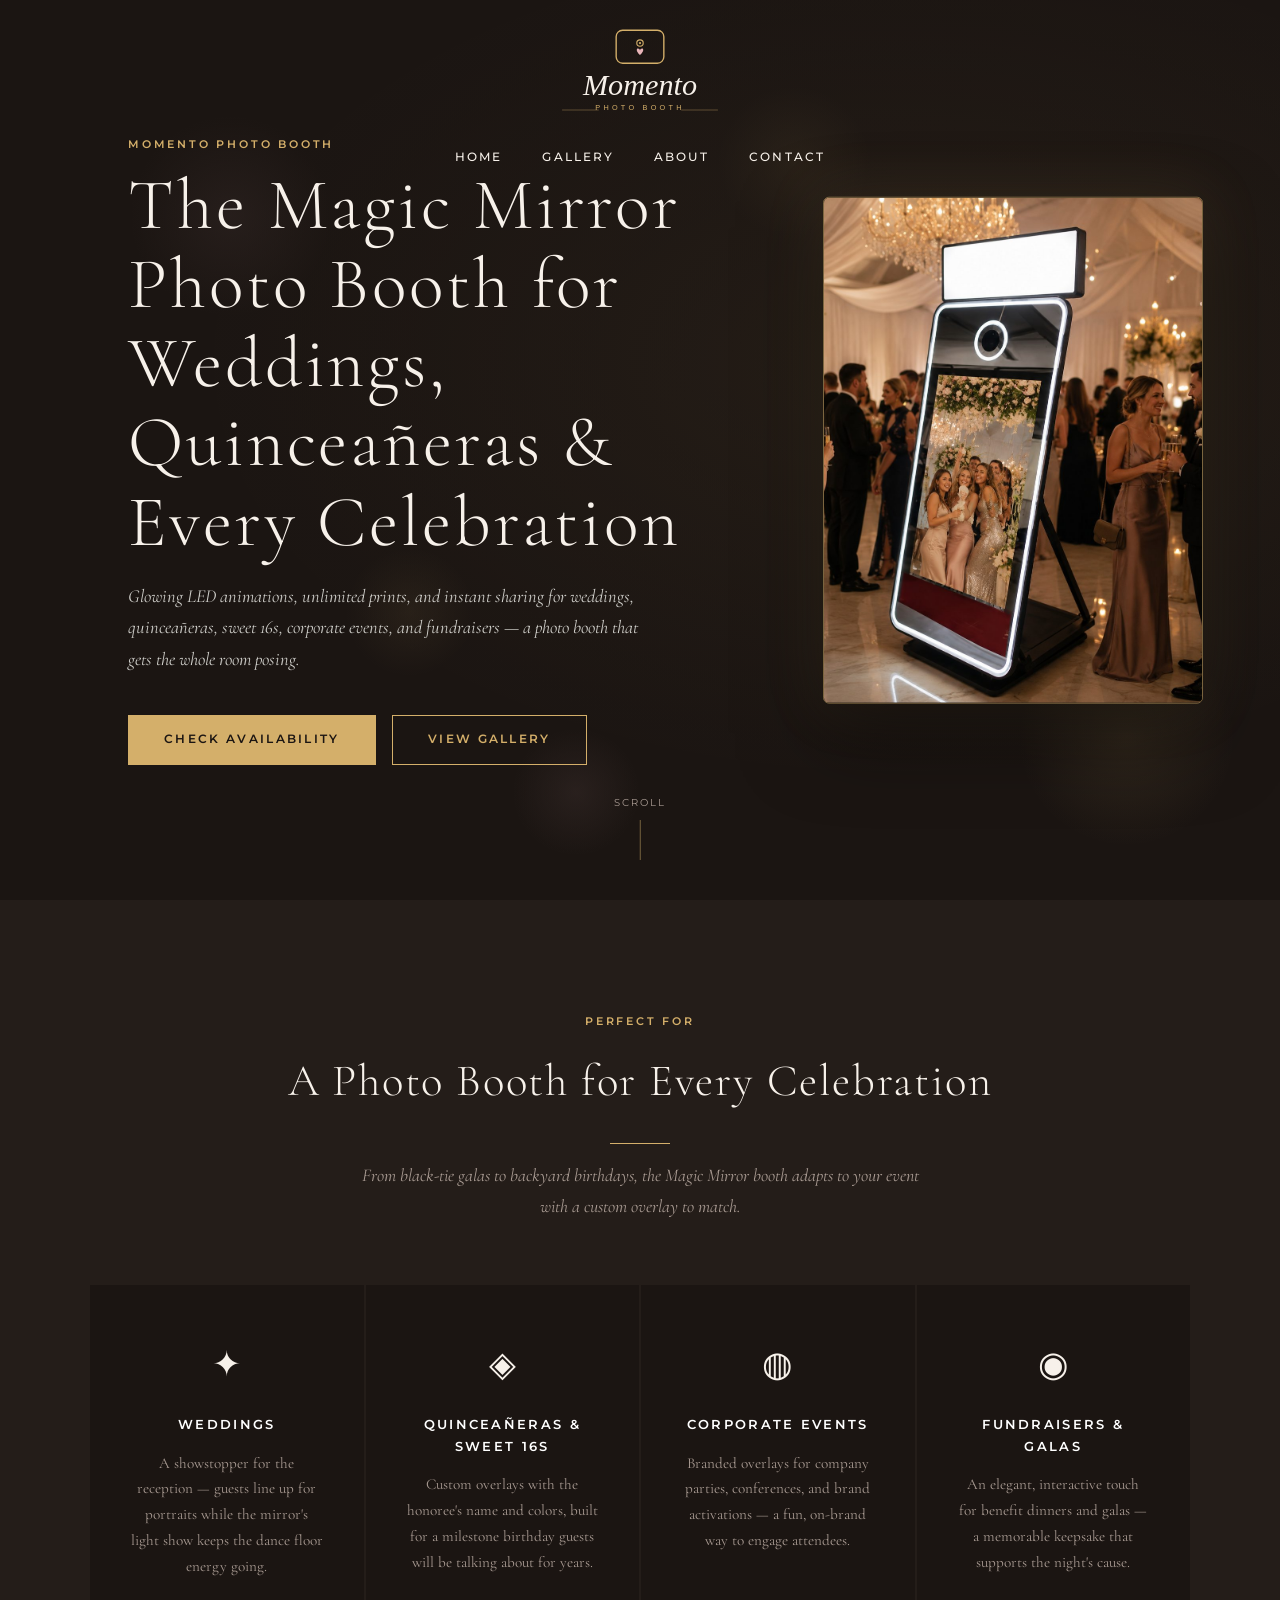
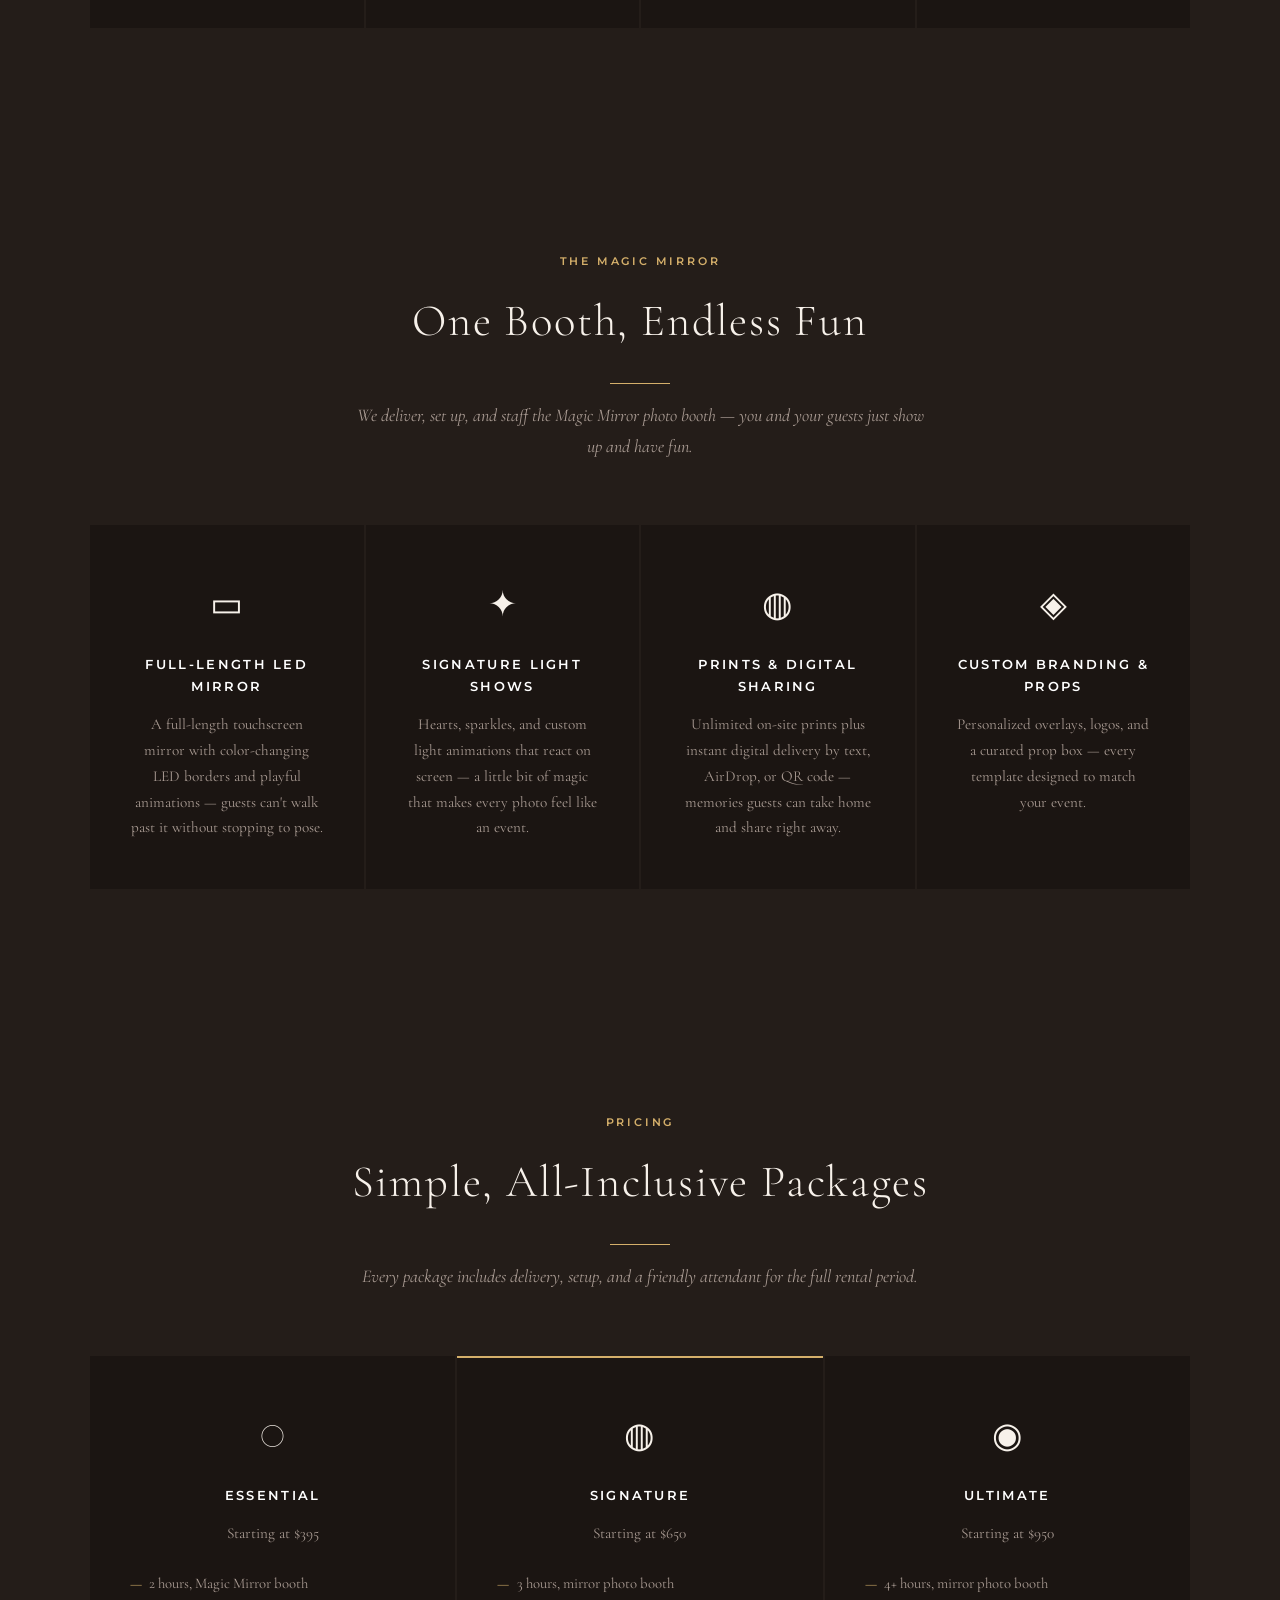
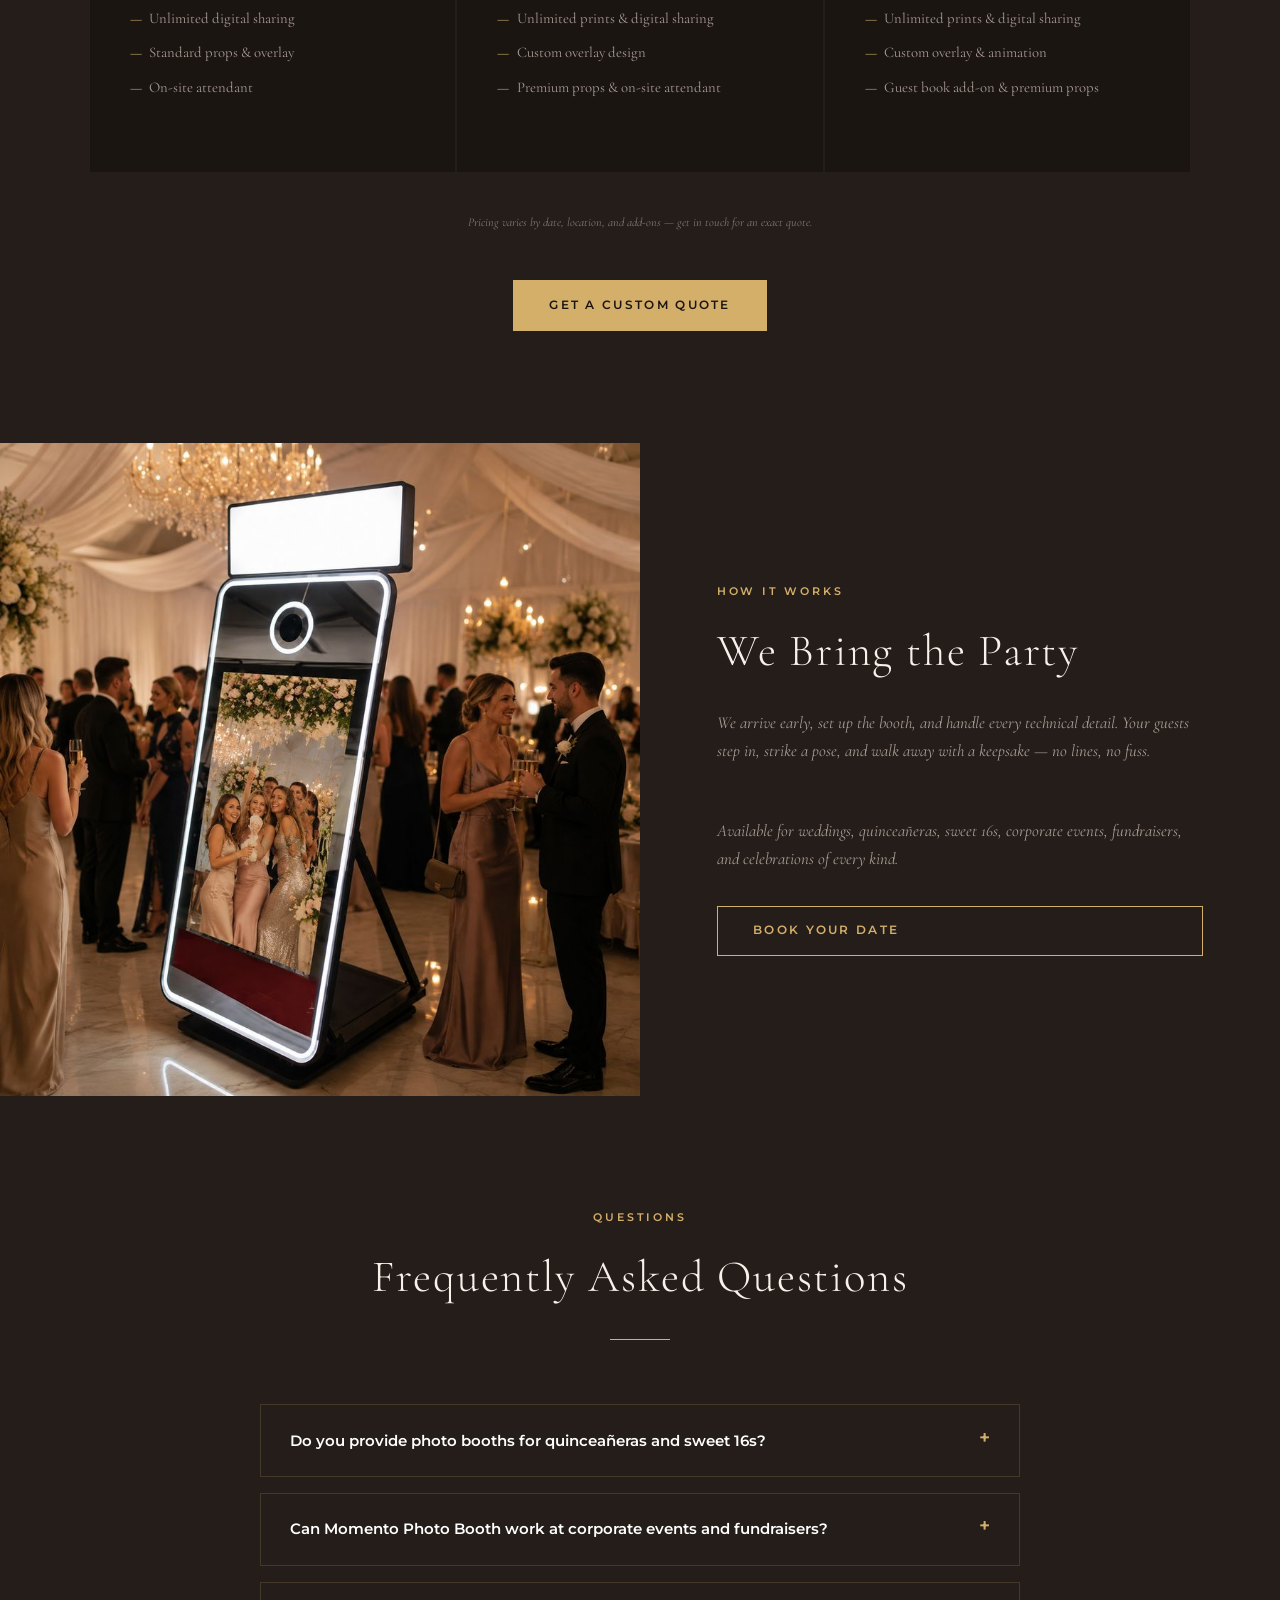
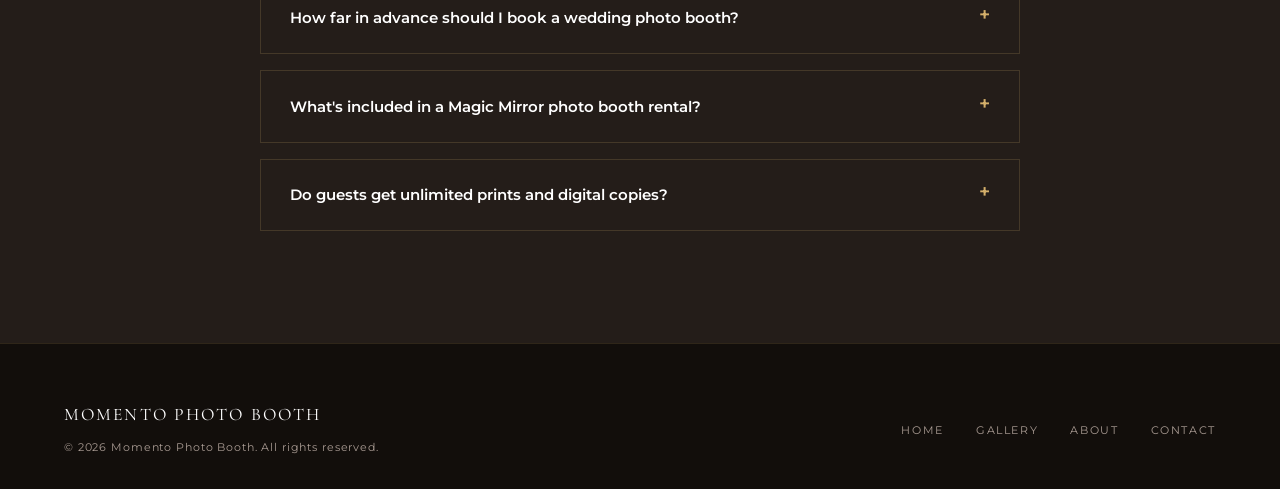
<file: index.html>
<!DOCTYPE html>
<html lang="en">
<head>
  <meta charset="UTF-8">
  <meta name="viewport" content="width=device-width, initial-scale=1.0">
  <title>Magic Mirror Photo Booth Rental | Weddings, Quinceañeras, Sweet 16s &amp; Corporate Events | Momento Photo Booth</title>
  <meta name="description" content="Momento Photo Booth's Magic Mirror photo booth for weddings, quinceañeras, sweet 16s, corporate events, and fundraisers. Unlimited prints, instant digital sharing, custom overlays. Book your date today.">
  <link rel="canonical" href="https://nimble-medovik-4f9f91.netlify.app/">
  <meta property="og:type" content="website">
  <meta property="og:site_name" content="Momento Photo Booth">
  <meta property="og:title" content="Magic Mirror Photo Booth Rental | Weddings, Quinceañeras, Sweet 16s & Corporate Events">
  <meta property="og:description" content="Book the Magic Mirror photo booth for weddings, quinceañeras, sweet 16s, corporate events, and fundraisers. Unlimited prints and instant digital sharing.">
  <meta property="og:url" content="https://nimble-medovik-4f9f91.netlify.app/">
  <meta property="og:image" content="https://nimble-medovik-4f9f91.netlify.app/images/magic-mirror-wedding.jpg">
  <meta name="twitter:card" content="summary_large_image">
  <meta name="twitter:title" content="Magic Mirror Photo Booth Rental | Momento Photo Booth">
  <meta name="twitter:description" content="Weddings, quinceañeras, sweet 16s, corporate events &amp; fundraisers. Unlimited prints, instant digital sharing.">
  <meta name="twitter:image" content="https://nimble-medovik-4f9f91.netlify.app/images/magic-mirror-wedding.jpg">
  <link rel="preconnect" href="https://fonts.googleapis.com">
  <link rel="preconnect" href="https://fonts.gstatic.com" crossorigin>
  <link href="https://fonts.googleapis.com/css2?family=Cormorant+Garamond:ital,wght@0,300;0,400;1,300;1,400&family=Montserrat:wght@400;500;600&display=swap" rel="stylesheet">
  <link rel="stylesheet" href="css/style.css">
  <script type="application/ld+json">
  {
    "@context": "https://schema.org",
    "@type": "LocalBusiness",
    "name": "Momento Photo Booth",
    "image": "https://nimble-medovik-4f9f91.netlify.app/images/magic-mirror-wedding.jpg",
    "url": "https://nimble-medovik-4f9f91.netlify.app/",
    "telephone": "+1-732-646-7002",
    "email": "momentophotoboothco@gmail.com",
    "priceRange": "$395-$950",
    "description": "Magic Mirror photo booth rentals for weddings, quinceañeras, sweet 16s, corporate events, and fundraisers.",
    "makesOffer": [
      { "@type": "Offer", "itemOffered": { "@type": "Service", "name": "Wedding Photo Booth Rental" } },
      { "@type": "Offer", "itemOffered": { "@type": "Service", "name": "Quinceañera Photo Booth Rental" } },
      { "@type": "Offer", "itemOffered": { "@type": "Service", "name": "Sweet 16 Photo Booth Rental" } },
      { "@type": "Offer", "itemOffered": { "@type": "Service", "name": "Corporate Event Photo Booth Rental" } },
      { "@type": "Offer", "itemOffered": { "@type": "Service", "name": "Fundraiser & Gala Photo Booth Rental" } }
    ]
  }
  </script>
  <script type="application/ld+json">
  {
    "@context": "https://schema.org",
    "@type": "FAQPage",
    "mainEntity": [
      {
        "@type": "Question",
        "name": "Do you provide photo booths for quinceañeras and sweet 16s?",
        "acceptedAnswer": { "@type": "Answer", "text": "Yes — the Magic Mirror booth is a popular choice for quinceañeras and sweet 16 parties. We build a custom overlay with the honoree's name and colors for the night." }
      },
      {
        "@type": "Question",
        "name": "Can Momento Photo Booth work at corporate events and fundraisers?",
        "acceptedAnswer": { "@type": "Answer", "text": "Absolutely. We regularly staff corporate parties, brand activations, galas, and fundraisers, with custom overlays that can include your company or event logo." }
      },
      {
        "@type": "Question",
        "name": "How far in advance should I book a wedding photo booth?",
        "acceptedAnswer": { "@type": "Answer", "text": "We recommend booking 2-3 months ahead for weddings, especially during peak spring and fall season, though we'll always try to accommodate shorter notice." }
      },
      {
        "@type": "Question",
        "name": "What's included in a Magic Mirror photo booth rental?",
        "acceptedAnswer": { "@type": "Answer", "text": "Every package includes delivery, setup, a custom overlay design, props, and a friendly on-site attendant for the full rental period, plus unlimited prints and instant digital sharing." }
      },
      {
        "@type": "Question",
        "name": "Do guests get unlimited prints and digital copies?",
        "acceptedAnswer": { "@type": "Answer", "text": "Yes — every guest can print as many copies as they like, and can also get an instant digital copy by text, AirDrop, or QR code." }
      }
    ]
  }
  </script>
</head>
<body>

<nav id="nav">
  <div class="nav-logo">
    <a href="index.html"><img src="logo.svg" alt="Momento Photo Booth"></a>
  </div>
  <ul class="nav-links" id="navLinks">
    <li><a href="index.html">Home</a></li>
    <li><a href="portfolio.html">Gallery</a></li>
    <li><a href="about.html">About</a></li>
    <li><a href="contact.html">Contact</a></li>
  </ul>
  <button class="hamburger" id="hamburger" aria-label="Menu">
    <span></span><span></span><span></span>
  </button>
</nav>

<section class="hero">
  <div class="hero-bg"></div>
  <div class="hero-overlay"></div>
  <div class="hero-photo">
    <img src="images/magic-mirror-wedding.jpg" alt="Momento Photo Booth's Magic Mirror at a wedding reception">
  </div>
  <div class="hero-content">
    <span class="label">Momento Photo Booth</span>
    <h1>The Magic Mirror Photo Booth for Weddings, Quinceañeras &amp; Every Celebration</h1>
    <p>Glowing LED animations, unlimited prints, and instant sharing for weddings, quinceañeras, sweet 16s, corporate events, and fundraisers — a photo booth that gets the whole room posing.</p>
    <div class="hero-actions">
      <a href="contact.html" class="btn btn-filled">Check Availability</a>
      <a href="portfolio.html" class="btn">View Gallery</a>
    </div>
  </div>
  <div class="hero-scroll">Scroll</div>
</section>

<section class="services">
  <div class="section-header">
    <span class="label">Perfect For</span>
    <h2>A Photo Booth for Every Celebration</h2>
    <div class="divider"></div>
    <p>From black-tie galas to backyard birthdays, the Magic Mirror booth adapts to your event with a custom overlay to match.</p>
  </div>
  <div class="services-grid">
    <div class="service-card">
      <div class="service-icon">✦</div>
      <h3>Weddings</h3>
      <p>A showstopper for the reception — guests line up for portraits while the mirror's light show keeps the dance floor energy going.</p>
    </div>
    <div class="service-card">
      <div class="service-icon">◈</div>
      <h3>Quinceañeras &amp; Sweet 16s</h3>
      <p>Custom overlays with the honoree's name and colors, built for a milestone birthday guests will be talking about for years.</p>
    </div>
    <div class="service-card">
      <div class="service-icon">◍</div>
      <h3>Corporate Events</h3>
      <p>Branded overlays for company parties, conferences, and brand activations — a fun, on-brand way to engage attendees.</p>
    </div>
    <div class="service-card">
      <div class="service-icon">◉</div>
      <h3>Fundraisers &amp; Galas</h3>
      <p>An elegant, interactive touch for benefit dinners and galas — a memorable keepsake that supports the night's cause.</p>
    </div>
  </div>
</section>

<section class="services">
  <div class="section-header">
    <span class="label">The Magic Mirror</span>
    <h2>One Booth, Endless Fun</h2>
    <div class="divider"></div>
    <p>We deliver, set up, and staff the Magic Mirror photo booth — you and your guests just show up and have fun.</p>
  </div>
  <div class="services-grid">
    <div class="service-card">
      <div class="service-icon">▭</div>
      <h3>Full-Length LED Mirror</h3>
      <p>A full-length touchscreen mirror with color-changing LED borders and playful animations — guests can't walk past it without stopping to pose.</p>
    </div>
    <div class="service-card">
      <div class="service-icon">✦</div>
      <h3>Signature Light Shows</h3>
      <p>Hearts, sparkles, and custom light animations that react on screen — a little bit of magic that makes every photo feel like an event.</p>
    </div>
    <div class="service-card">
      <div class="service-icon">◍</div>
      <h3>Prints &amp; Digital Sharing</h3>
      <p>Unlimited on-site prints plus instant digital delivery by text, AirDrop, or QR code — memories guests can take home and share right away.</p>
    </div>
    <div class="service-card">
      <div class="service-icon">◈</div>
      <h3>Custom Branding &amp; Props</h3>
      <p>Personalized overlays, logos, and a curated prop box — every template designed to match your event.</p>
    </div>
  </div>
</section>

<section class="services" id="pricing">
  <div class="section-header">
    <span class="label">Pricing</span>
    <h2>Simple, All-Inclusive Packages</h2>
    <div class="divider"></div>
    <p>Every package includes delivery, setup, and a friendly attendant for the full rental period.</p>
  </div>
  <div class="services-grid">
    <div class="service-card">
      <div class="service-icon">○</div>
      <h3>Essential</h3>
      <p class="price">Starting at $395</p>
      <ul>
        <li>2 hours, Magic Mirror booth</li>
        <li>Unlimited digital sharing</li>
        <li>Standard props &amp; overlay</li>
        <li>On-site attendant</li>
      </ul>
    </div>
    <div class="service-card featured">
      <div class="service-icon">◍</div>
      <h3>Signature</h3>
      <p class="price">Starting at $650</p>
      <ul>
        <li>3 hours, mirror photo booth</li>
        <li>Unlimited prints &amp; digital sharing</li>
        <li>Custom overlay design</li>
        <li>Premium props &amp; on-site attendant</li>
      </ul>
    </div>
    <div class="service-card">
      <div class="service-icon">◉</div>
      <h3>Ultimate</h3>
      <p class="price">Starting at $950</p>
      <ul>
        <li>4+ hours, mirror photo booth</li>
        <li>Unlimited prints &amp; digital sharing</li>
        <li>Custom overlay &amp; animation</li>
        <li>Guest book add-on &amp; premium props</li>
      </ul>
    </div>
  </div>
  <p class="price-note" style="text-align:center; margin-top:2.5rem;">Pricing varies by date, location, and add-ons — get in touch for an exact quote.</p>
  <div class="portfolio-cta">
    <a href="contact.html" class="btn btn-filled">Get a Custom Quote</a>
  </div>
</section>

<div class="about-strip">
  <div class="about-image">
    <img src="images/magic-mirror-wedding-sm.jpg" alt="Guests posing at the Momento Magic Mirror photo booth">
  </div>
  <div class="about-text">
    <span class="label">How It Works</span>
    <h2>We Bring the Party</h2>
    <p>We arrive early, set up the booth, and handle every technical detail. Your guests step in, strike a pose, and walk away with a keepsake — no lines, no fuss.</p>
    <p>Available for weddings, quinceañeras, sweet 16s, corporate events, fundraisers, and celebrations of every kind.</p>
    <a href="contact.html" class="btn">Book Your Date</a>
  </div>
</div>

<section class="services">
  <div class="section-header">
    <span class="label">Questions</span>
    <h2>Frequently Asked Questions</h2>
    <div class="divider"></div>
  </div>
  <div class="faq-list">
    <details class="faq-item">
      <summary>Do you provide photo booths for quinceañeras and sweet 16s?</summary>
      <p>Yes — the Magic Mirror booth is a popular choice for quinceañeras and sweet 16 parties. We build a custom overlay with the honoree's name and colors for the night.</p>
    </details>
    <details class="faq-item">
      <summary>Can Momento Photo Booth work at corporate events and fundraisers?</summary>
      <p>Absolutely. We regularly staff corporate parties, brand activations, galas, and fundraisers, with custom overlays that can include your company or event logo.</p>
    </details>
    <details class="faq-item">
      <summary>How far in advance should I book a wedding photo booth?</summary>
      <p>We recommend booking 2-3 months ahead for weddings, especially during peak spring and fall season, though we'll always try to accommodate shorter notice.</p>
    </details>
    <details class="faq-item">
      <summary>What's included in a Magic Mirror photo booth rental?</summary>
      <p>Every package includes delivery, setup, a custom overlay design, props, and a friendly on-site attendant for the full rental period, plus unlimited prints and instant digital sharing.</p>
    </details>
    <details class="faq-item">
      <summary>Do guests get unlimited prints and digital copies?</summary>
      <p>Yes — every guest can print as many copies as they like, and can also get an instant digital copy by text, AirDrop, or QR code.</p>
    </details>
  </div>
</section>

<footer>
  <div class="footer-left">
    <div class="logo-text">Momento Photo Booth</div>
    <p>&copy; 2026 Momento Photo Booth. All rights reserved.</p>
  </div>
  <ul class="footer-links">
    <li><a href="index.html">Home</a></li>
    <li><a href="portfolio.html">Gallery</a></li>
    <li><a href="about.html">About</a></li>
    <li><a href="contact.html">Contact</a></li>
  </ul>
</footer>

<script>
  const nav = document.getElementById('nav');
  window.addEventListener('scroll', () => nav.classList.toggle('scrolled', window.scrollY > 60));
  document.getElementById('hamburger').addEventListener('click', () =>
    document.getElementById('navLinks').classList.toggle('open'));
</script>
</body>
</html>
</file>
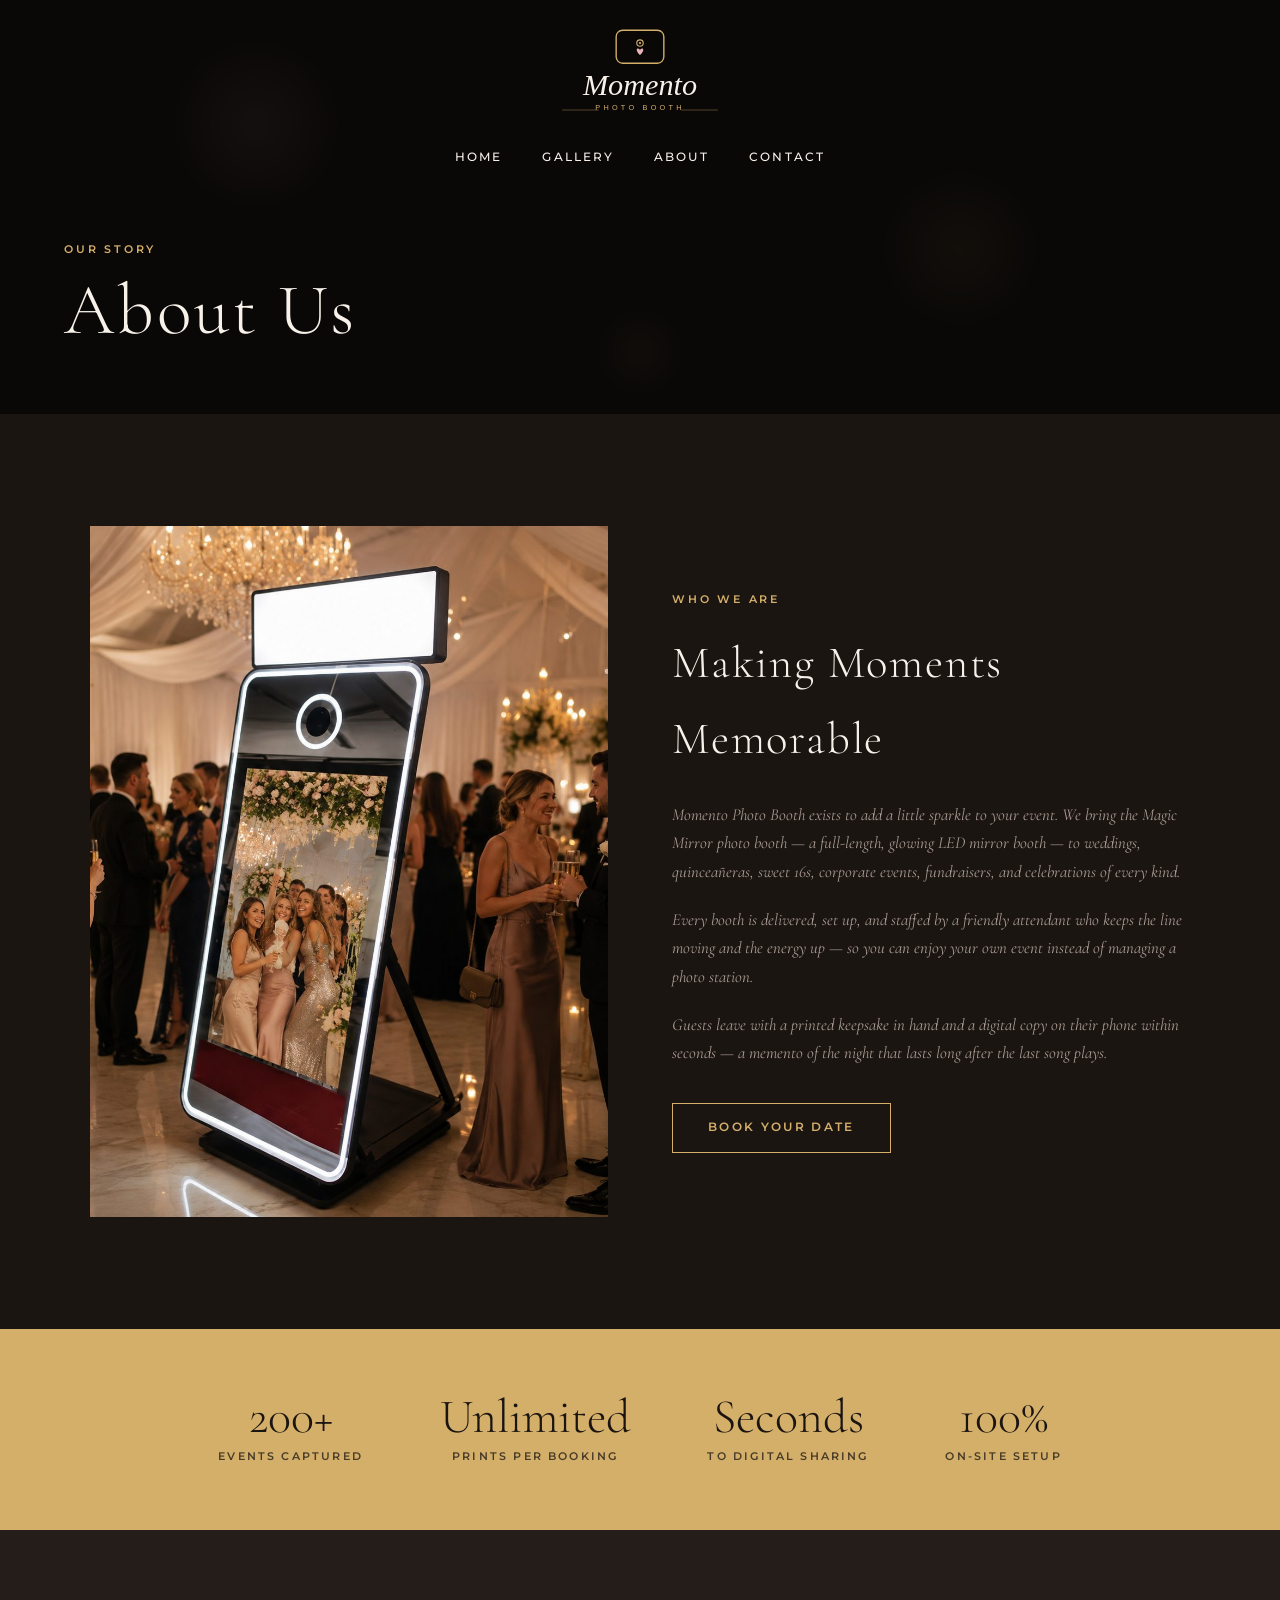
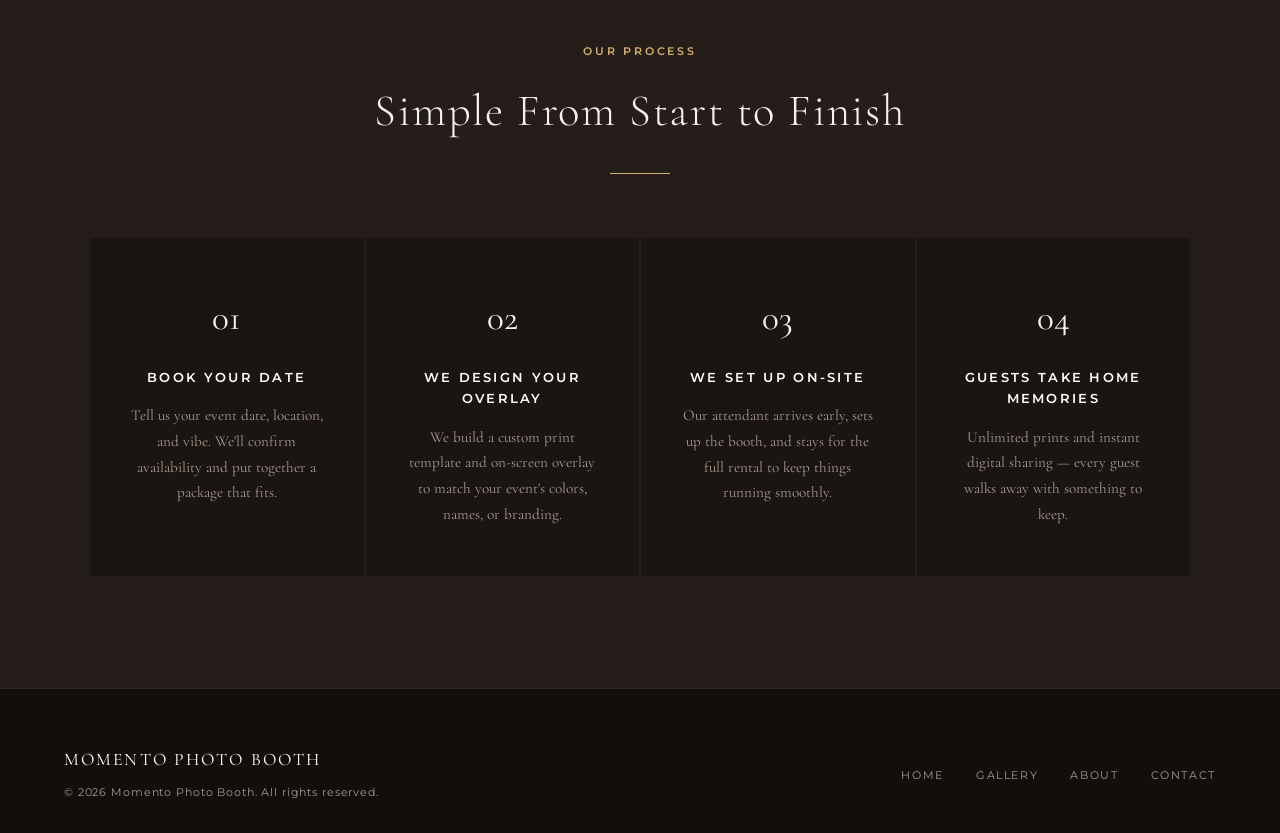
<file: about.html>
<!DOCTYPE html>
<html lang="en">
<head>
  <meta charset="UTF-8">
  <meta name="viewport" content="width=device-width, initial-scale=1.0">
  <title>About Momento Photo Booth | Magic Mirror Rentals for Weddings &amp; Celebrations</title>
  <meta name="description" content="Momento Photo Booth brings the Magic Mirror photo booth to weddings, quinceañeras, sweet 16s, corporate events, and fundraisers — delivered, set up, and staffed for you.">
  <link rel="canonical" href="https://nimble-medovik-4f9f91.netlify.app/about.html">
  <meta property="og:type" content="website">
  <meta property="og:site_name" content="Momento Photo Booth">
  <meta property="og:title" content="About Momento Photo Booth | Magic Mirror Rentals for Weddings & Celebrations">
  <meta property="og:description" content="The Magic Mirror photo booth for weddings, quinceañeras, sweet 16s, corporate events, and fundraisers.">
  <meta property="og:url" content="https://nimble-medovik-4f9f91.netlify.app/about.html">
  <meta property="og:image" content="https://nimble-medovik-4f9f91.netlify.app/images/magic-mirror-wedding.jpg">
  <meta name="twitter:card" content="summary_large_image">
  <link rel="preconnect" href="https://fonts.googleapis.com">
  <link rel="preconnect" href="https://fonts.gstatic.com" crossorigin>
  <link href="https://fonts.googleapis.com/css2?family=Cormorant+Garamond:ital,wght@0,300;0,400;1,300;1,400&family=Montserrat:wght@400;500;600&display=swap" rel="stylesheet">
  <link rel="stylesheet" href="css/style.css">
</head>
<body>

<nav id="nav" class="scrolled">
  <div class="nav-logo">
    <a href="index.html"><img src="logo.svg" alt="Momento Photo Booth"></a>
  </div>
  <ul class="nav-links" id="navLinks">
    <li><a href="index.html">Home</a></li>
    <li><a href="portfolio.html">Gallery</a></li>
    <li><a href="about.html">About</a></li>
    <li><a href="contact.html">Contact</a></li>
  </ul>
  <button class="hamburger" id="hamburger" aria-label="Menu">
    <span></span><span></span><span></span>
  </button>
</nav>

<div class="page-hero">
  <div class="page-hero-bg"></div>
  <div class="page-hero-content">
    <span class="label">Our Story</span>
    <h1>About Us</h1>
  </div>
</div>

<section>
  <div class="about-page-grid">
    <img src="images/magic-mirror-wedding.jpg" alt="The Momento Magic Mirror photo booth at a wedding reception">
    <div class="about-page-text">
      <span class="label">Who We Are</span>
      <h2>Making Moments Memorable</h2>
      <p>Momento Photo Booth exists to add a little sparkle to your event. We bring the Magic Mirror photo booth — a full-length, glowing LED mirror booth — to weddings, quinceañeras, sweet 16s, corporate events, fundraisers, and celebrations of every kind.</p>
      <p>Every booth is delivered, set up, and staffed by a friendly attendant who keeps the line moving and the energy up — so you can enjoy your own event instead of managing a photo station.</p>
      <p>Guests leave with a printed keepsake in hand and a digital copy on their phone within seconds — a memento of the night that lasts long after the last song plays.</p>
      <a href="contact.html" class="btn" style="margin-top:1rem">Book Your Date</a>
    </div>
  </div>
</section>

<div class="stats">
  <div>
    <div class="stat-num">200+</div>
    <div class="stat-label">Events Captured</div>
  </div>
  <div>
    <div class="stat-num">Unlimited</div>
    <div class="stat-label">Prints Per Booking</div>
  </div>
  <div>
    <div class="stat-num">Seconds</div>
    <div class="stat-label">To Digital Sharing</div>
  </div>
  <div>
    <div class="stat-num">100%</div>
    <div class="stat-label">On-Site Setup</div>
  </div>
</div>

<section class="services">
  <div class="section-header">
    <span class="label">Our Process</span>
    <h2>Simple From Start to Finish</h2>
    <div class="divider"></div>
  </div>
  <div class="services-grid">
    <div class="service-card">
      <div class="service-icon">01</div>
      <h3>Book Your Date</h3>
      <p>Tell us your event date, location, and vibe. We'll confirm availability and put together a package that fits.</p>
    </div>
    <div class="service-card">
      <div class="service-icon">02</div>
      <h3>We Design Your Overlay</h3>
      <p>We build a custom print template and on-screen overlay to match your event's colors, names, or branding.</p>
    </div>
    <div class="service-card">
      <div class="service-icon">03</div>
      <h3>We Set Up On-Site</h3>
      <p>Our attendant arrives early, sets up the booth, and stays for the full rental to keep things running smoothly.</p>
    </div>
    <div class="service-card">
      <div class="service-icon">04</div>
      <h3>Guests Take Home Memories</h3>
      <p>Unlimited prints and instant digital sharing — every guest walks away with something to keep.</p>
    </div>
  </div>
</section>

<footer>
  <div class="footer-left">
    <div class="logo-text">Momento Photo Booth</div>
    <p>&copy; 2026 Momento Photo Booth. All rights reserved.</p>
  </div>
  <ul class="footer-links">
    <li><a href="index.html">Home</a></li>
    <li><a href="portfolio.html">Gallery</a></li>
    <li><a href="about.html">About</a></li>
    <li><a href="contact.html">Contact</a></li>
  </ul>
</footer>

<script>
  const nav = document.getElementById('nav');
  window.addEventListener('scroll', () => nav.classList.toggle('scrolled', window.scrollY > 60));
  document.getElementById('hamburger').addEventListener('click', () =>
    document.getElementById('navLinks').classList.toggle('open'));
</script>
</body>
</html>
</file>
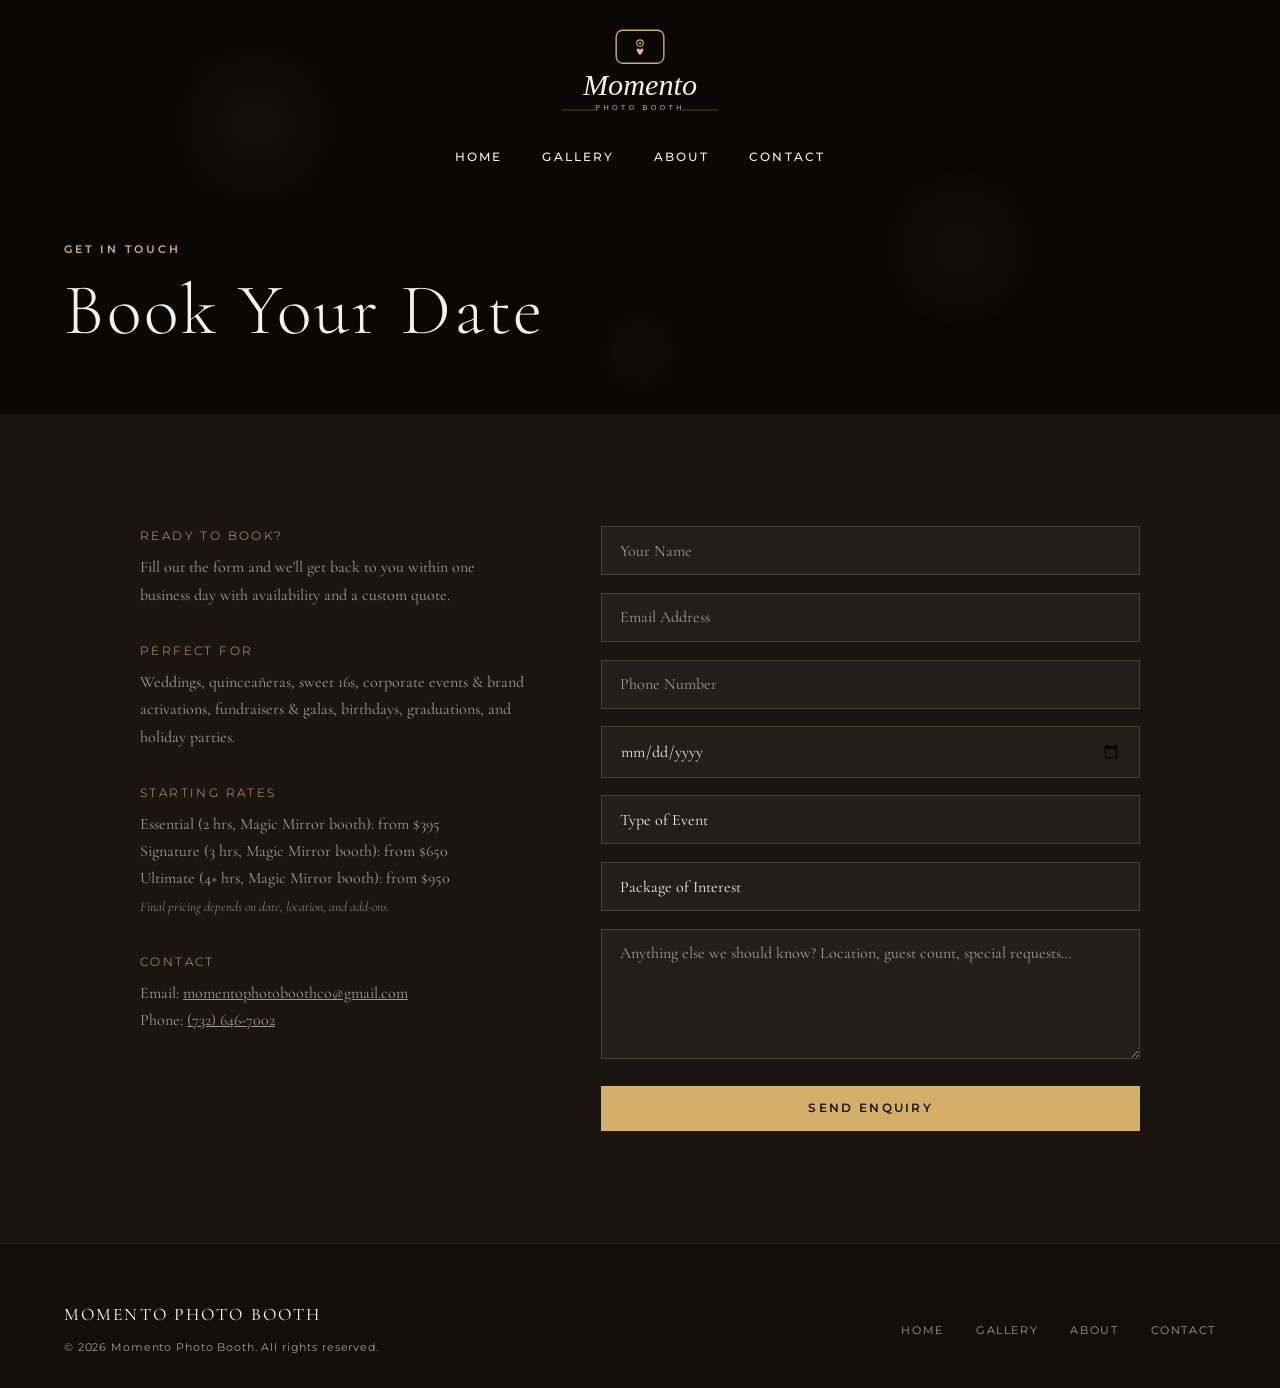
<file: contact.html>
<!DOCTYPE html>
<html lang="en">
<head>
  <meta charset="UTF-8">
  <meta name="viewport" content="width=device-width, initial-scale=1.0">
  <title>Book a Photo Booth | Weddings, Quinceañeras, Sweet 16s, Corporate Events &amp; Fundraisers | Momento Photo Booth</title>
  <meta name="description" content="Book Momento Photo Booth's Magic Mirror for your wedding, quinceañera, sweet 16, corporate event, or fundraiser. Get a custom quote within one business day.">
  <link rel="canonical" href="https://nimble-medovik-4f9f91.netlify.app/contact.html">
  <meta property="og:type" content="website">
  <meta property="og:site_name" content="Momento Photo Booth">
  <meta property="og:title" content="Book a Photo Booth | Momento Photo Booth">
  <meta property="og:description" content="Book the Magic Mirror photo booth for your wedding, quinceañera, sweet 16, corporate event, or fundraiser.">
  <meta property="og:url" content="https://nimble-medovik-4f9f91.netlify.app/contact.html">
  <meta property="og:image" content="https://nimble-medovik-4f9f91.netlify.app/images/magic-mirror-wedding.jpg">
  <meta name="twitter:card" content="summary_large_image">
  <link rel="preconnect" href="https://fonts.googleapis.com">
  <link rel="preconnect" href="https://fonts.gstatic.com" crossorigin>
  <link href="https://fonts.googleapis.com/css2?family=Cormorant+Garamond:ital,wght@0,300;0,400;1,300;1,400&family=Montserrat:wght@400;500;600&display=swap" rel="stylesheet">
  <link rel="stylesheet" href="css/style.css">
</head>
<body>

<nav id="nav" class="scrolled">
  <div class="nav-logo">
    <a href="index.html"><img src="logo.svg" alt="Momento Photo Booth"></a>
  </div>
  <ul class="nav-links" id="navLinks">
    <li><a href="index.html">Home</a></li>
    <li><a href="portfolio.html">Gallery</a></li>
    <li><a href="about.html">About</a></li>
    <li><a href="contact.html">Contact</a></li>
  </ul>
  <button class="hamburger" id="hamburger" aria-label="Menu">
    <span></span><span></span><span></span>
  </button>
</nav>

<div class="page-hero">
  <div class="page-hero-bg"></div>
  <div class="page-hero-content">
    <span class="label">Get in Touch</span>
    <h1>Book Your Date</h1>
  </div>
</div>

<section>
  <div class="contact-wrap">
    <div class="contact-info">
      <h3>Ready to Book?</h3>
      <p>Fill out the form and we'll get back to you within one business day with availability and a custom quote.</p>

      <h3>Perfect For</h3>
      <p>Weddings, quinceañeras, sweet 16s, corporate events &amp; brand activations, fundraisers &amp; galas, birthdays, graduations, and holiday parties.</p>

      <h3>Starting Rates</h3>
      <p>Essential (2 hrs, Magic Mirror booth): from $395<br>
         Signature (3 hrs, Magic Mirror booth): from $650<br>
         Ultimate (4+ hrs, Magic Mirror booth): from $950<br>
         <span style="font-size:0.85rem; opacity:0.75; font-style:italic;">Final pricing depends on date, location, and add-ons.</span></p>

      <h3>Contact</h3>
      <p>Email: <a href="mailto:momentophotoboothco@gmail.com" style="text-decoration:underline;">momentophotoboothco@gmail.com</a><br>
         Phone: <a href="tel:+17326467002" style="text-decoration:underline;">(732) 646-7002</a></p>
    </div>

    <div>
      <form name="contact" method="POST" data-netlify="true" netlify-honeypot="bot-field">
        <input type="hidden" name="form-name" value="contact">
        <p style="display:none"><input name="bot-field"></p>
        <input type="text" name="name" placeholder="Your Name" required>
        <input type="email" name="email" placeholder="Email Address" required>
        <input type="tel" name="phone" placeholder="Phone Number">
        <input type="date" name="event-date" placeholder="Event Date">
        <select name="event-type">
          <option value="" disabled selected>Type of Event</option>
          <option value="wedding">Wedding</option>
          <option value="quinceanera">Quinceañera</option>
          <option value="sweet16">Sweet 16</option>
          <option value="corporate">Corporate Event</option>
          <option value="fundraiser">Fundraiser / Gala</option>
          <option value="birthday">Birthday / Other Celebration</option>
          <option value="other">Other</option>
        </select>
        <select name="package">
          <option value="" disabled selected>Package of Interest</option>
          <option value="essential">Essential (from $395)</option>
          <option value="signature">Signature (from $650)</option>
          <option value="ultimate">Ultimate (from $950)</option>
          <option value="unsure">Not Sure Yet</option>
        </select>
        <textarea name="message" placeholder="Anything else we should know? Location, guest count, special requests…"></textarea>
        <button type="submit" class="btn btn-filled">Send Enquiry</button>
      </form>
    </div>
  </div>
</section>

<footer>
  <div class="footer-left">
    <div class="logo-text">Momento Photo Booth</div>
    <p>&copy; 2026 Momento Photo Booth. All rights reserved.</p>
  </div>
  <ul class="footer-links">
    <li><a href="index.html">Home</a></li>
    <li><a href="portfolio.html">Gallery</a></li>
    <li><a href="about.html">About</a></li>
    <li><a href="contact.html">Contact</a></li>
  </ul>
</footer>

<script>
  const nav = document.getElementById('nav');
  window.addEventListener('scroll', () => nav.classList.toggle('scrolled', window.scrollY > 60));
  document.getElementById('hamburger').addEventListener('click', () =>
    document.getElementById('navLinks').classList.toggle('open'));
</script>
</body>
</html>
</file>
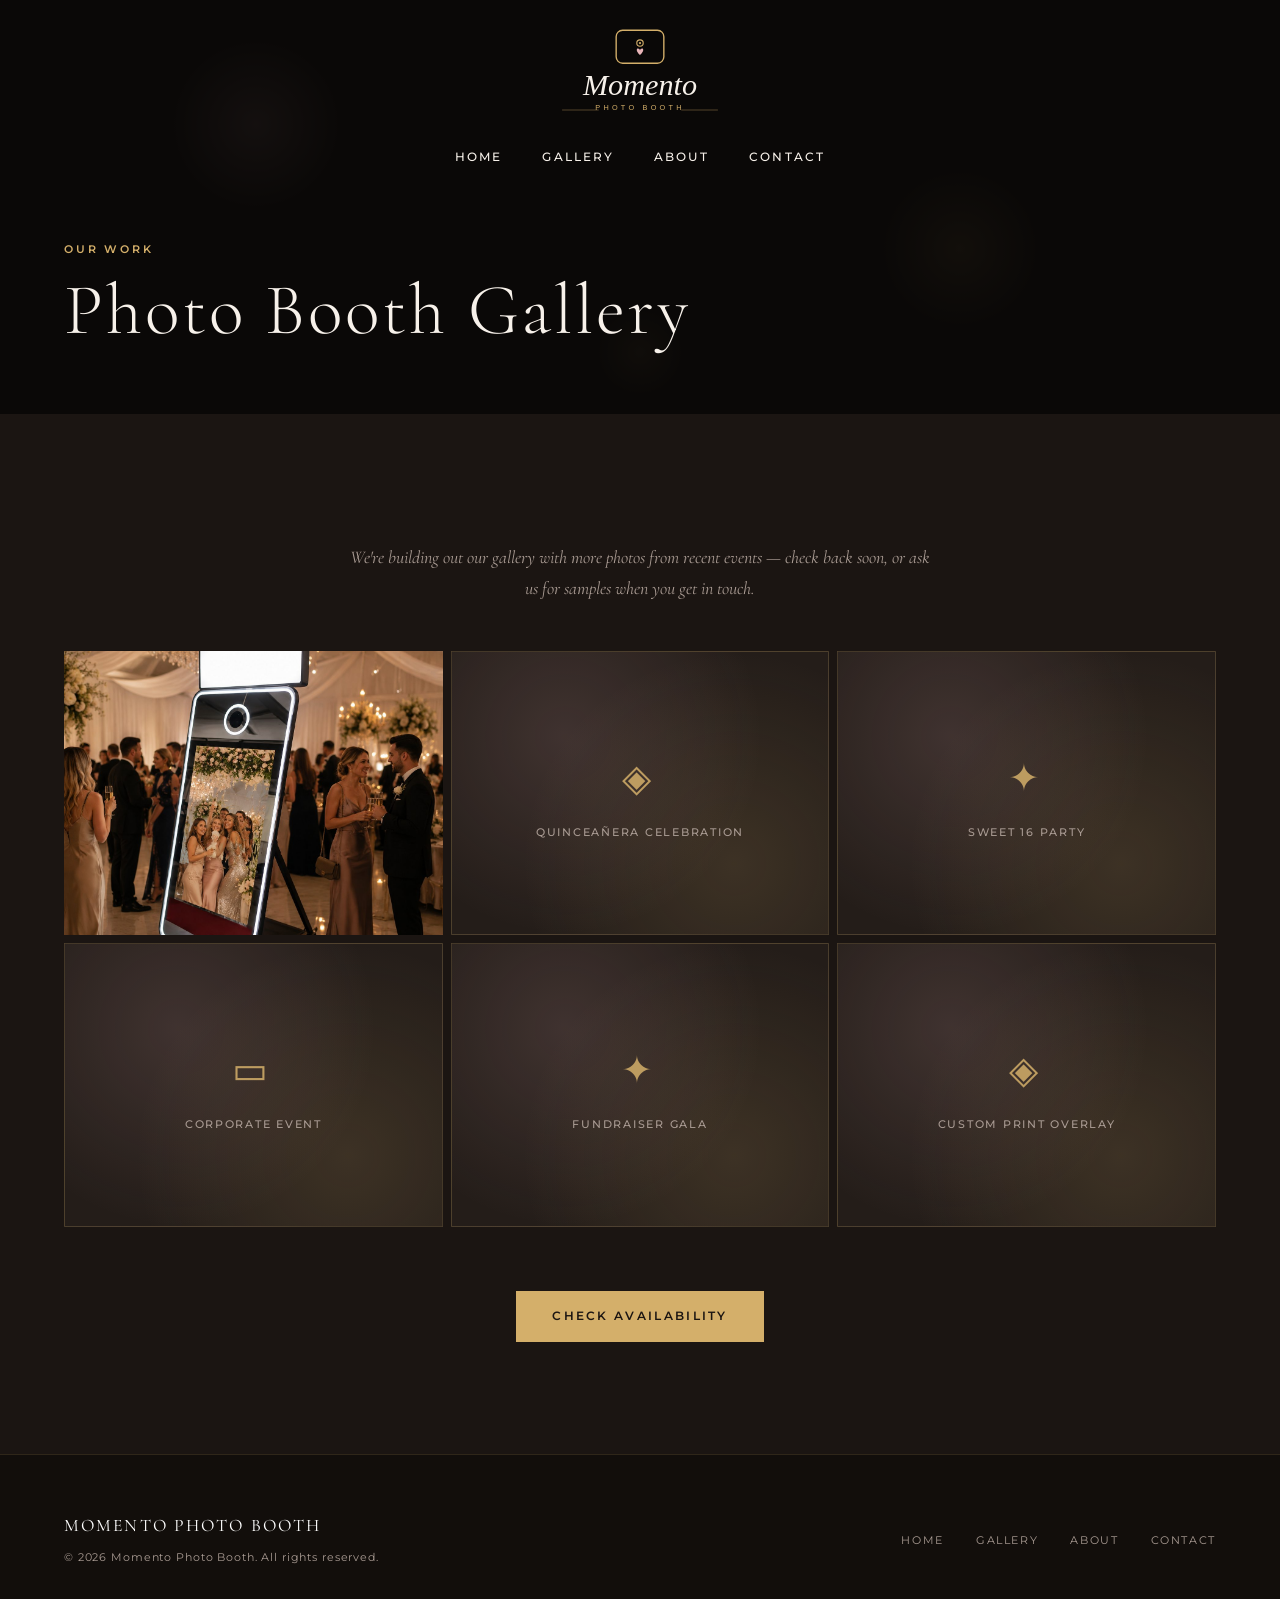
<file: portfolio.html>
<!DOCTYPE html>
<html lang="en">
<head>
  <meta charset="UTF-8">
  <meta name="viewport" content="width=device-width, initial-scale=1.0">
  <title>Photo Booth Gallery | Weddings, Quinceañeras, Sweet 16s &amp; Corporate Events | Momento Photo Booth</title>
  <meta name="description" content="See Momento Photo Booth's Magic Mirror in action at weddings, quinceañeras, sweet 16s, corporate events, and fundraisers.">
  <link rel="canonical" href="https://nimble-medovik-4f9f91.netlify.app/portfolio.html">
  <meta property="og:type" content="website">
  <meta property="og:site_name" content="Momento Photo Booth">
  <meta property="og:title" content="Photo Booth Gallery | Momento Photo Booth">
  <meta property="og:description" content="See the Magic Mirror photo booth in action at weddings, quinceañeras, sweet 16s, corporate events, and fundraisers.">
  <meta property="og:url" content="https://nimble-medovik-4f9f91.netlify.app/portfolio.html">
  <meta property="og:image" content="https://nimble-medovik-4f9f91.netlify.app/images/magic-mirror-wedding.jpg">
  <meta name="twitter:card" content="summary_large_image">
  <link rel="preconnect" href="https://fonts.googleapis.com">
  <link rel="preconnect" href="https://fonts.gstatic.com" crossorigin>
  <link href="https://fonts.googleapis.com/css2?family=Cormorant+Garamond:ital,wght@0,300;0,400;1,300;1,400&family=Montserrat:wght@400;500;600&display=swap" rel="stylesheet">
  <link rel="stylesheet" href="css/style.css">
</head>
<body>

<nav id="nav" class="scrolled">
  <div class="nav-logo">
    <a href="index.html"><img src="logo.svg" alt="Momento Photo Booth"></a>
  </div>
  <ul class="nav-links" id="navLinks">
    <li><a href="index.html">Home</a></li>
    <li><a href="portfolio.html">Gallery</a></li>
    <li><a href="about.html">About</a></li>
    <li><a href="contact.html">Contact</a></li>
  </ul>
  <button class="hamburger" id="hamburger" aria-label="Menu">
    <span></span><span></span><span></span>
  </button>
</nav>

<div class="page-hero">
  <div class="page-hero-bg"></div>
  <div class="page-hero-content">
    <span class="label">Our Work</span>
    <h1>Photo Booth Gallery</h1>
  </div>
</div>

<section>
  <div class="section-header" style="margin-bottom: 3rem;">
    <p>We're building out our gallery with more photos from recent events — check back soon, or ask us for samples when you get in touch.</p>
  </div>
  <div class="gallery-grid">
    <div class="gallery-item"><img src="images/magic-mirror-wedding.jpg" alt="Momento Magic Mirror photo booth at a wedding reception" loading="lazy" style="object-position:center 40%;"></div>
    <div class="gallery-item"><div class="media-placeholder"><span class="mp-icon">◈</span><span>Quinceañera Celebration</span></div></div>
    <div class="gallery-item"><div class="media-placeholder"><span class="mp-icon">✦</span><span>Sweet 16 Party</span></div></div>
    <div class="gallery-item"><div class="media-placeholder"><span class="mp-icon">▭</span><span>Corporate Event</span></div></div>
    <div class="gallery-item"><div class="media-placeholder"><span class="mp-icon">✦</span><span>Fundraiser Gala</span></div></div>
    <div class="gallery-item"><div class="media-placeholder"><span class="mp-icon">◈</span><span>Custom Print Overlay</span></div></div>
  </div>
  <div class="portfolio-cta" style="margin-top:4rem">
    <a href="contact.html" class="btn btn-filled">Check Availability</a>
  </div>
</section>

<footer>
  <div class="footer-left">
    <div class="logo-text">Momento Photo Booth</div>
    <p>&copy; 2026 Momento Photo Booth. All rights reserved.</p>
  </div>
  <ul class="footer-links">
    <li><a href="index.html">Home</a></li>
    <li><a href="portfolio.html">Gallery</a></li>
    <li><a href="about.html">About</a></li>
    <li><a href="contact.html">Contact</a></li>
  </ul>
</footer>

<script>
  const nav = document.getElementById('nav');
  window.addEventListener('scroll', () => nav.classList.toggle('scrolled', window.scrollY > 60));
  document.getElementById('hamburger').addEventListener('click', () =>
    document.getElementById('navLinks').classList.toggle('open'));
</script>
</body>
</html>
</file>
<file: css/style.css>
*, *::before, *::after { box-sizing: border-box; margin: 0; padding: 0; }

:root {
  --navy:    #1b1512;
  --navy2:   #241d19;
  --gold:    #d4af6a;
  --gold2:   #e8c98a;
  --blush:   #e8b4b8;
  --white:   #ffffff;
  --offwhite:#f7f1ea;
  --gray:    #a89a92;
  --font:    'Cormorant Garamond', Georgia, serif;
  --sans:    'Montserrat', Arial, sans-serif;
}

html { scroll-behavior: smooth; }

body {
  background: var(--navy);
  color: var(--offwhite);
  font-family: var(--font);
  font-size: 18px;
  line-height: 1.7;
}

a { color: inherit; text-decoration: none; }
img { display: block; max-width: 100%; }

h1, h2, h3 { font-family: var(--font); font-weight: 300; letter-spacing: 0.04em; }
h1 { font-size: clamp(2.4rem, 6vw, 4.5rem); line-height: 1.1; }
h2 { font-size: clamp(1.8rem, 3.5vw, 2.8rem); }
h3 { font-size: 1.3rem; }

.label {
  font-family: var(--sans);
  font-size: 0.7rem;
  font-weight: 600;
  letter-spacing: 0.25em;
  text-transform: uppercase;
  color: var(--gold);
  display: block;
  margin-bottom: 0.75rem;
}

/* ── Nav ───────────────────────────────────── */
nav {
  position: fixed;
  top: 0; left: 0; right: 0;
  z-index: 100;
  display: flex;
  flex-direction: column;
  align-items: center;
  padding: 1.4rem 5vw 0.8rem;
  transition: background 0.4s, padding 0.3s;
}
nav.scrolled {
  background: rgba(27,21,18,0.97);
  padding-top: 0.8rem;
  border-bottom: 1px solid rgba(212,175,106,0.2);
}
.nav-logo {
  display: flex;
  justify-content: center;
  margin-bottom: 0.5rem;
}
.nav-logo img {
  height: 110px;
  width: auto;
  object-fit: contain;
  transition: height 0.3s;
}
nav.scrolled .nav-logo img {
  height: 70px;
}
.nav-links {
  display: flex;
  gap: 2.5rem;
  list-style: none;
  padding-bottom: 0.2rem;
}
.nav-links a {
  font-family: var(--sans);
  font-size: 0.72rem;
  font-weight: 500;
  letter-spacing: 0.18em;
  text-transform: uppercase;
  color: var(--offwhite);
  transition: color 0.2s;
}
.nav-links a:hover { color: var(--gold); }

.hamburger {
  display: none;
  flex-direction: column;
  gap: 5px;
  cursor: pointer;
  background: none;
  border: none;
  padding: 4px;
  position: absolute;
  right: 5vw;
  top: 1.4rem;
}
.hamburger span {
  display: block;
  width: 26px;
  height: 2px;
  background: var(--offwhite);
  transition: all 0.3s;
}

/* ── Buttons ─────────────────────────────────── */
.btn {
  display: inline-block;
  font-family: var(--sans);
  font-size: 0.72rem;
  font-weight: 600;
  letter-spacing: 0.2em;
  text-transform: uppercase;
  padding: 0.9rem 2.2rem;
  border: 1px solid var(--gold);
  color: var(--gold);
  transition: background 0.25s, color 0.25s;
  cursor: pointer;
  background: transparent;
}
.btn:hover { background: var(--gold); color: var(--navy); }
.btn-filled { background: var(--gold); color: var(--navy); }
.btn-filled:hover { background: var(--gold2); }

/* ── Hero ─────────────────────────────────────── */
.hero {
  position: relative;
  height: 100vh;
  min-height: 600px;
  display: flex;
  align-items: center;
  overflow: hidden;
}
.hero-bg {
  position: absolute;
  inset: 0;
  background:
    radial-gradient(circle at 18% 24%, rgba(232,180,184,0.16) 0%, transparent 8%),
    radial-gradient(circle at 32% 68%, rgba(212,175,106,0.14) 0%, transparent 6%),
    radial-gradient(circle at 62% 18%, rgba(212,175,106,0.12) 0%, transparent 7%),
    radial-gradient(circle at 78% 55%, rgba(232,180,184,0.14) 0%, transparent 6%),
    radial-gradient(circle at 88% 82%, rgba(212,175,106,0.16) 0%, transparent 8%),
    radial-gradient(circle at 45% 88%, rgba(232,180,184,0.12) 0%, transparent 6%),
    radial-gradient(ellipse at 70% 40%, rgba(212,175,106,0.10) 0%, transparent 55%),
    var(--navy);
  animation: twinkle 6s ease-in-out infinite alternate;
}
@keyframes twinkle {
  0%   { opacity: 0.85; }
  100% { opacity: 1; }
}
.hero-icon {
  position: absolute;
  right: 8vw;
  top: 50%;
  transform: translateY(-50%);
  width: min(28vw, 340px);
  opacity: 0.9;
}
@media (max-width: 900px) { .hero-icon { display: none; } }
.hero-photo {
  position: absolute;
  right: 6vw;
  top: 50%;
  transform: translateY(-50%);
  width: min(30vw, 380px);
  aspect-ratio: 3/4;
  border-radius: 6px;
  overflow: hidden;
  border: 1px solid rgba(212,175,106,0.5);
  box-shadow: 0 30px 80px rgba(0,0,0,0.5), 0 0 60px rgba(212,175,106,0.15);
}
.hero-photo img { width: 100%; height: 100%; object-fit: cover; }
@media (max-width: 900px) { .hero-photo { display: none; } }
.hero-overlay {
  position: absolute;
  inset: 0;
  background: linear-gradient(135deg, rgba(27,21,18,0.75) 0%, rgba(27,21,18,0.25) 100%);
}
.hero-content {
  position: relative;
  padding: 0 5vw;
  max-width: 800px;
}
.hero-content h1 { margin-bottom: 1.2rem; }
.hero-content p {
  font-size: 1.15rem;
  color: rgba(245,245,240,0.82);
  max-width: 520px;
  margin-bottom: 2.5rem;
  font-style: italic;
}
.hero-actions { display: flex; gap: 1rem; flex-wrap: wrap; }

.hero-scroll {
  position: absolute;
  bottom: 2.5rem;
  left: 50%;
  transform: translateX(-50%);
  display: flex;
  flex-direction: column;
  align-items: center;
  gap: 0.5rem;
  font-family: var(--sans);
  font-size: 0.65rem;
  letter-spacing: 0.2em;
  text-transform: uppercase;
  color: var(--gray);
  animation: bounce 2s infinite;
}
.hero-scroll::after {
  content: '';
  display: block;
  width: 1px;
  height: 40px;
  background: var(--gold);
  opacity: 0.5;
}
@keyframes bounce {
  0%, 100% { transform: translateX(-50%) translateY(0); }
  50% { transform: translateX(-50%) translateY(6px); }
}

/* ── Sections ─────────────────────────────────── */
section { padding: 7rem 5vw; }

.section-header { text-align: center; margin-bottom: 4rem; }
.section-header p {
  max-width: 580px;
  margin: 1rem auto 0;
  color: var(--gray);
  font-style: italic;
}
.divider {
  width: 60px;
  height: 1px;
  background: var(--gold);
  margin: 1.5rem auto 0;
}

/* ── Services ─────────────────────────────────── */
.services { background: var(--navy2); }
.services-grid {
  display: grid;
  grid-template-columns: repeat(auto-fit, minmax(240px, 1fr));
  gap: 2px;
  max-width: 1100px;
  margin: 0 auto;
}
.service-card {
  padding: 3rem 2.5rem;
  background: var(--navy);
  border-top: 2px solid transparent;
  transition: border-color 0.3s, transform 0.3s;
  text-align: center;
}
.service-card:hover { border-top-color: var(--gold); transform: translateY(-4px); }
.service-icon { font-size: 2.2rem; margin-bottom: 1.2rem; }
.service-card h3 {
  font-family: var(--sans);
  font-size: 0.8rem;
  font-weight: 600;
  letter-spacing: 0.18em;
  text-transform: uppercase;
  margin-bottom: 0.9rem;
  color: var(--white);
}
.service-card p { font-size: 0.95rem; color: var(--gray); line-height: 1.7; }
.price { font-size: 1.5rem; color: var(--gold); margin-bottom: 0.5rem; font-family: var(--font); }
.price-note { font-size: 0.75rem; color: var(--gray); opacity: 0.75; margin-top: 0.6rem; font-style: italic; }
.service-card.featured { border-top-color: var(--gold); }
.service-card ul { list-style: none; text-align: left; margin: 1.2rem 0; font-size: 0.92rem; color: var(--gray); }
.service-card ul li { padding: 0.3rem 0; padding-left: 1.2rem; position: relative; }
.service-card ul li::before { content: '—'; position: absolute; left: 0; color: var(--gold); }

/* ── Portfolio Grid ───────────────────────────── */
.portfolio-item { overflow: hidden; position: relative; cursor: pointer; }
.portfolio-item img { width: 100%; height: 100%; object-fit: cover; transition: transform 0.6s ease; }
.portfolio-item:hover img { transform: scale(1.06); }
.portfolio-overlay {
  position: absolute; inset: 0;
  background: linear-gradient(to top, rgba(27,21,18,0.85) 0%, transparent 50%);
  opacity: 0; transition: opacity 0.4s;
  display: flex; align-items: flex-end; padding: 1.5rem;
}
.portfolio-item:hover .portfolio-overlay { opacity: 1; }
.portfolio-overlay span {
  font-family: var(--sans); font-size: 0.7rem;
  letter-spacing: 0.18em; text-transform: uppercase; color: var(--gold);
}
.portfolio-cta { text-align: center; margin-top: 3rem; }

/* ── FAQ ──────────────────────────────────────── */
.faq-list { max-width: 760px; margin: 0 auto; display: flex; flex-direction: column; gap: 1rem; }
.faq-item {
  background: var(--navy2);
  border: 1px solid rgba(212,175,106,0.18);
  padding: 1.4rem 1.8rem;
}
.faq-item summary {
  font-family: var(--sans); font-size: 0.95rem; font-weight: 600;
  color: var(--white); cursor: pointer; list-style: none; position: relative; padding-right: 2rem;
}
.faq-item summary::-webkit-details-marker { display: none; }
.faq-item summary::after {
  content: '+'; position: absolute; right: 0; top: 0; color: var(--gold); font-size: 1.2rem; line-height: 1;
}
.faq-item[open] summary::after { content: '−'; }
.faq-item p { color: var(--gray); margin-top: 1rem; font-size: 0.98rem; }

/* ── Media Placeholder ─────────────────────────── */
.media-placeholder {
  width: 100%; height: 100%; min-height: 220px;
  display: flex; flex-direction: column; align-items: center; justify-content: center;
  gap: 0.8rem;
  background:
    radial-gradient(circle at 30% 30%, rgba(232,180,184,0.14) 0%, transparent 60%),
    radial-gradient(circle at 75% 75%, rgba(212,175,106,0.14) 0%, transparent 60%),
    var(--navy2);
  border: 1px solid rgba(212,175,106,0.18);
  transition: border-color 0.3s, transform 0.3s;
}
.media-placeholder .mp-icon { font-size: 2.4rem; color: var(--gold); opacity: 0.85; }
.media-placeholder span {
  font-family: var(--sans); font-size: 0.68rem; font-weight: 500;
  letter-spacing: 0.16em; text-transform: uppercase; color: var(--gray);
  text-align: center; padding: 0 1.5rem;
}
.gallery-item:hover .media-placeholder,
.portfolio-item:hover .media-placeholder { border-color: var(--gold); transform: scale(1.02); }

/* ── About Strip ──────────────────────────────── */
.about-strip { display: grid; grid-template-columns: 1fr 1fr; gap: 0; min-height: 500px; }
.about-image { overflow: hidden; position: relative; }
.about-image img { width: 100%; height: 100%; object-fit: cover; transition: transform 0.6s; }
.about-strip:hover .about-image img { transform: scale(1.04); }
.about-text {
  background: var(--navy2);
  padding: 5rem 6vw;
  display: flex; flex-direction: column; justify-content: center;
}
.about-text p { color: var(--gray); margin: 1.2rem 0 2rem; font-style: italic; font-size: 1.05rem; }

/* ── Stats ───────────────────────────────────── */
.stats {
  background: var(--gold);
  padding: 4rem 5vw;
  display: flex; justify-content: center; gap: 6vw; flex-wrap: wrap; text-align: center;
}
.stat-num { font-size: 3rem; font-weight: 300; color: var(--navy); line-height: 1; }
.stat-label {
  font-family: var(--sans); font-size: 0.68rem; font-weight: 600;
  letter-spacing: 0.2em; text-transform: uppercase; color: rgba(27,21,18,0.75); margin-top: 0.4rem;
}

/* ── Testimonial ─────────────────────────────── */
.testimonial { background: var(--navy2); text-align: center; padding: 6rem 5vw; }
.testimonial blockquote {
  max-width: 700px; margin: 0 auto;
  font-size: 1.4rem; font-style: italic; font-weight: 300; color: var(--offwhite); line-height: 1.6;
}
.testimonial cite {
  display: block; margin-top: 1.5rem;
  font-family: var(--sans); font-size: 0.7rem; letter-spacing: 0.2em;
  text-transform: uppercase; color: var(--gold); font-style: normal;
}

/* ── Contact ─────────────────────────────────── */
.contact-wrap {
  display: grid; grid-template-columns: 1fr 1.4fr; gap: 6vw;
  max-width: 1000px; margin: 0 auto;
}
.contact-info h3 {
  font-family: var(--sans); font-size: 0.75rem; letter-spacing: 0.2em;
  text-transform: uppercase; color: var(--gold); margin-bottom: 0.5rem;
}
.contact-info p { color: var(--gray); font-size: 1rem; margin-bottom: 2rem; }
form input, form textarea, form select {
  width: 100%;
  background: rgba(255,255,255,0.04);
  border: 1px solid rgba(212,175,106,0.25);
  color: var(--offwhite);
  font-family: var(--font); font-size: 1rem;
  padding: 0.85rem 1.1rem; margin-bottom: 1.1rem;
  outline: none; transition: border-color 0.25s;
  border-radius: 0; -webkit-appearance: none;
}
form input:focus, form textarea:focus, form select:focus { border-color: var(--gold); }
form input::placeholder, form textarea::placeholder { color: var(--gray); }
form textarea { resize: vertical; min-height: 130px; }
form .btn { width: 100%; text-align: center; }

/* ── Footer ──────────────────────────────────── */
footer {
  background: #120e0b;
  padding: 3.5rem 5vw 2rem;
  display: grid; grid-template-columns: 1fr auto;
  align-items: center; gap: 2rem;
  border-top: 1px solid rgba(212,175,106,0.15);
}
.footer-left .logo-text {
  font-family: var(--font); font-size: 1.1rem;
  letter-spacing: 0.12em; text-transform: uppercase; color: var(--white);
}
.footer-left p { font-family: var(--sans); font-size: 0.68rem; color: var(--gray); margin-top: 0.5rem; letter-spacing: 0.08em; }
.footer-links { display: flex; gap: 2rem; list-style: none; }
.footer-links a {
  font-family: var(--sans); font-size: 0.68rem;
  letter-spacing: 0.15em; text-transform: uppercase; color: var(--gray); transition: color 0.2s;
}
.footer-links a:hover { color: var(--gold); }

/* ── Page Hero ───────────────────────────────── */
.page-hero {
  height: 46vh; min-height: 320px;
  position: relative; display: flex; align-items: flex-end;
  padding: 4rem 5vw; overflow: hidden;
}
.page-hero-bg {
  position: absolute; inset: 0; background-size: cover; background-position: center; filter: brightness(0.28);
  background-image:
    radial-gradient(circle at 20% 30%, rgba(232,180,184,0.18) 0%, transparent 8%),
    radial-gradient(circle at 75% 60%, rgba(212,175,106,0.16) 0%, transparent 8%),
    radial-gradient(circle at 50% 85%, rgba(212,175,106,0.12) 0%, transparent 6%);
  background-color: var(--navy2);
}
.page-hero-content { position: relative; }
.page-hero-content h1 { margin-top: 0.5rem; }

/* ── Gallery grid ──────────────────────────────── */
.gallery-grid {
  display: grid;
  grid-template-columns: repeat(auto-fill, minmax(340px, 1fr));
  gap: 8px; max-width: 1300px; margin: 0 auto;
}
.gallery-item { overflow: hidden; aspect-ratio: 4/3; position: relative; }
.gallery-item img { width: 100%; height: 100%; object-fit: cover; object-position: top; transition: transform 0.5s; }
.gallery-item:hover img { transform: scale(1.06); }

/* ── About page ───────────────────────────────── */
.about-page-grid {
  display: grid; grid-template-columns: 1fr 1fr; gap: 5vw;
  max-width: 1100px; margin: 0 auto; align-items: center;
}
.about-page-grid img,
.about-page-grid .media-placeholder { width: 100%; aspect-ratio: 3/4; object-fit: cover; }
.about-page-text .label { margin-bottom: 1rem; }
.about-page-text h2 { margin-bottom: 1.5rem; }
.about-page-text p { color: var(--gray); font-style: italic; margin-bottom: 1.2rem; font-size: 1.05rem; }

/* ── Mobile ───────────────────────────────────── */
@media (max-width: 768px) {
  .nav-links { display: none; }
  .nav-links.open {
    display: flex; flex-direction: column;
    position: fixed; inset: 0;
    background: var(--navy);
    align-items: center; justify-content: center;
    gap: 3rem; z-index: 99;
  }
  .nav-links.open a { font-size: 1.1rem; }
  .hamburger { display: flex; z-index: 101; }
  .nav-logo img { height: 80px; }
  nav.scrolled .nav-logo img { height: 56px; }

  .about-strip { grid-template-columns: 1fr; }
  .about-image { height: 320px; }
  .contact-wrap { grid-template-columns: 1fr; }
  footer { grid-template-columns: 1fr; text-align: center; }
  .footer-links { justify-content: center; flex-wrap: wrap; }
  .about-page-grid { grid-template-columns: 1fr; }
  .stats { gap: 3rem; }
}
</file>
